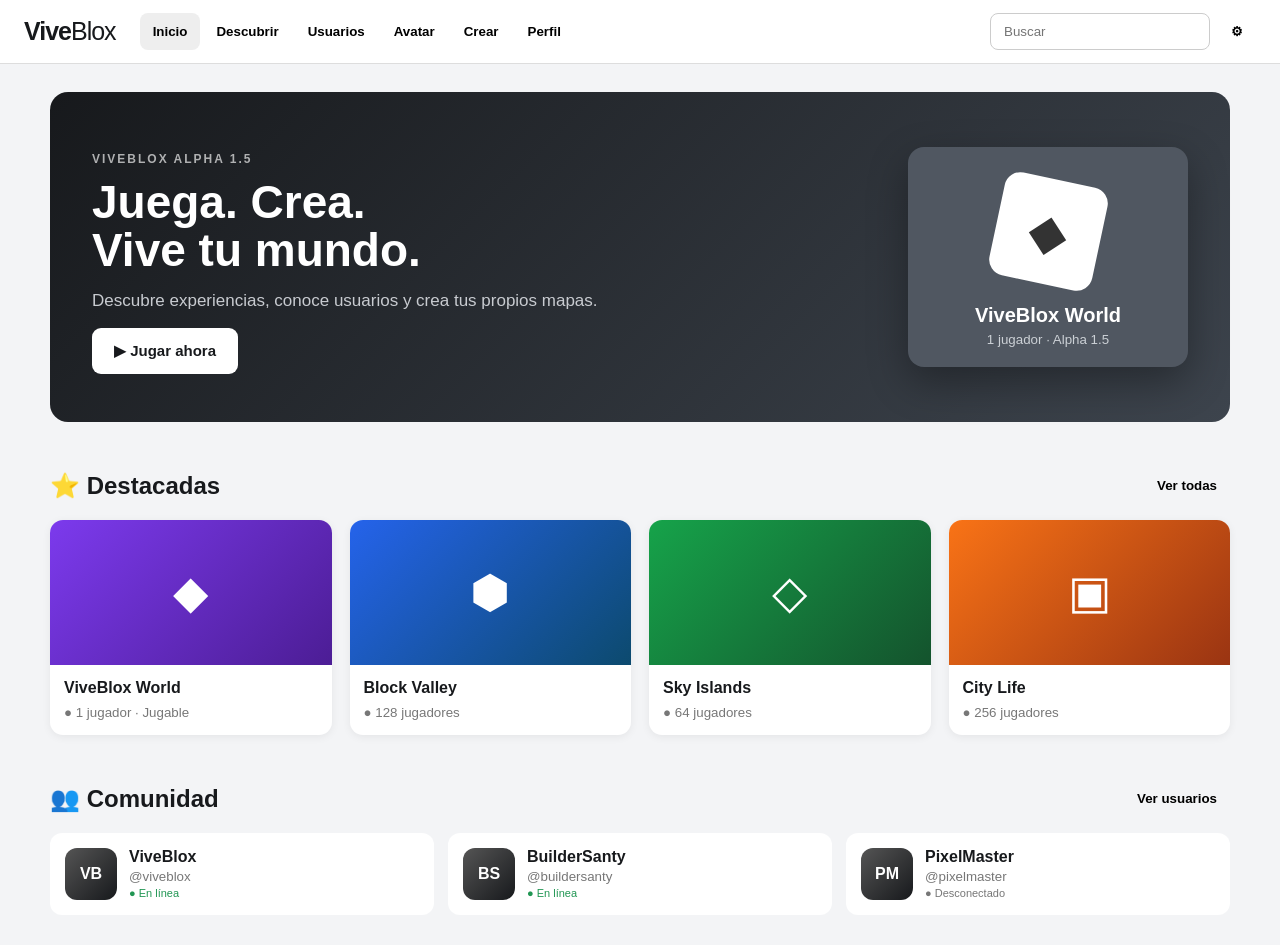
<file: index.html>
<!doctype html><html lang="es"><head><meta charset="UTF-8"><meta name="viewport" content="width=device-width,initial-scale=1"><title>ViveBlox — Alpha 1.5</title><link rel="stylesheet" href="src/style.css"></head><body><header class="topbar"><div class="brand">Vive<span>Blox</span></div><nav><button class="nav active" data-page="home">Inicio</button><button class="nav" data-page="discover">Descubrir</button><button class="nav" data-page="users">Usuarios</button><button class="nav" data-page="avatar">Avatar</button><button class="nav" data-page="editor">Crear</button><button class="nav" data-page="profile">Perfil</button></nav><div class="actions"><input id="search" placeholder="Buscar"><button class="icon">⚙</button></div></header><main id="app"></main><script src="src/app.js"></script></body></html>
</file>
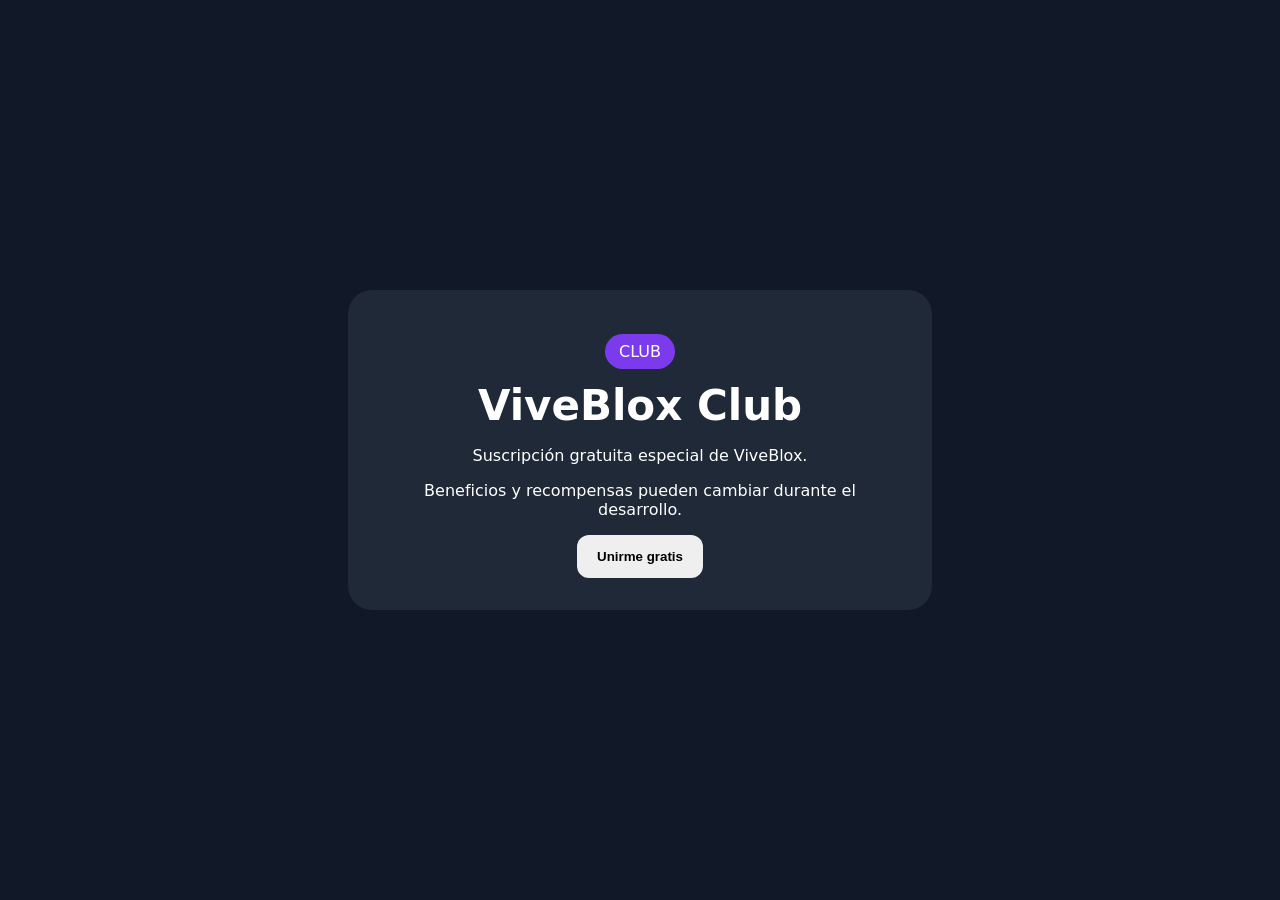
<file: vivebloxclub/index.html>
<!doctype html><html lang="es"><head><meta charset="UTF-8"><meta name="viewport" content="width=device-width,initial-scale=1"><title>ViveBlox Club</title><style>body{font-family:system-ui;margin:0;background:#111827;color:#fff;display:grid;place-items:center;min-height:100vh}.box{max-width:520px;padding:32px;text-align:center;background:#1f2937;border-radius:24px}h1{font-size:42px;margin:0 0 10px}.badge{display:inline-block;padding:8px 14px;border-radius:99px;background:#7c3aed;margin:12px}button{padding:14px 20px;border:0;border-radius:12px;font-weight:700;cursor:pointer}</style></head><body><main class="box"><div class="badge">CLUB</div><h1>ViveBlox Club</h1><p>Suscripción gratuita especial de ViveBlox.</p><p>Beneficios y recompensas pueden cambiar durante el desarrollo.</p><button onclick="alert('ViveBlox Club: suscripción gratuita activada en esta demo.')">Unirme gratis</button></main></body></html>
</file>
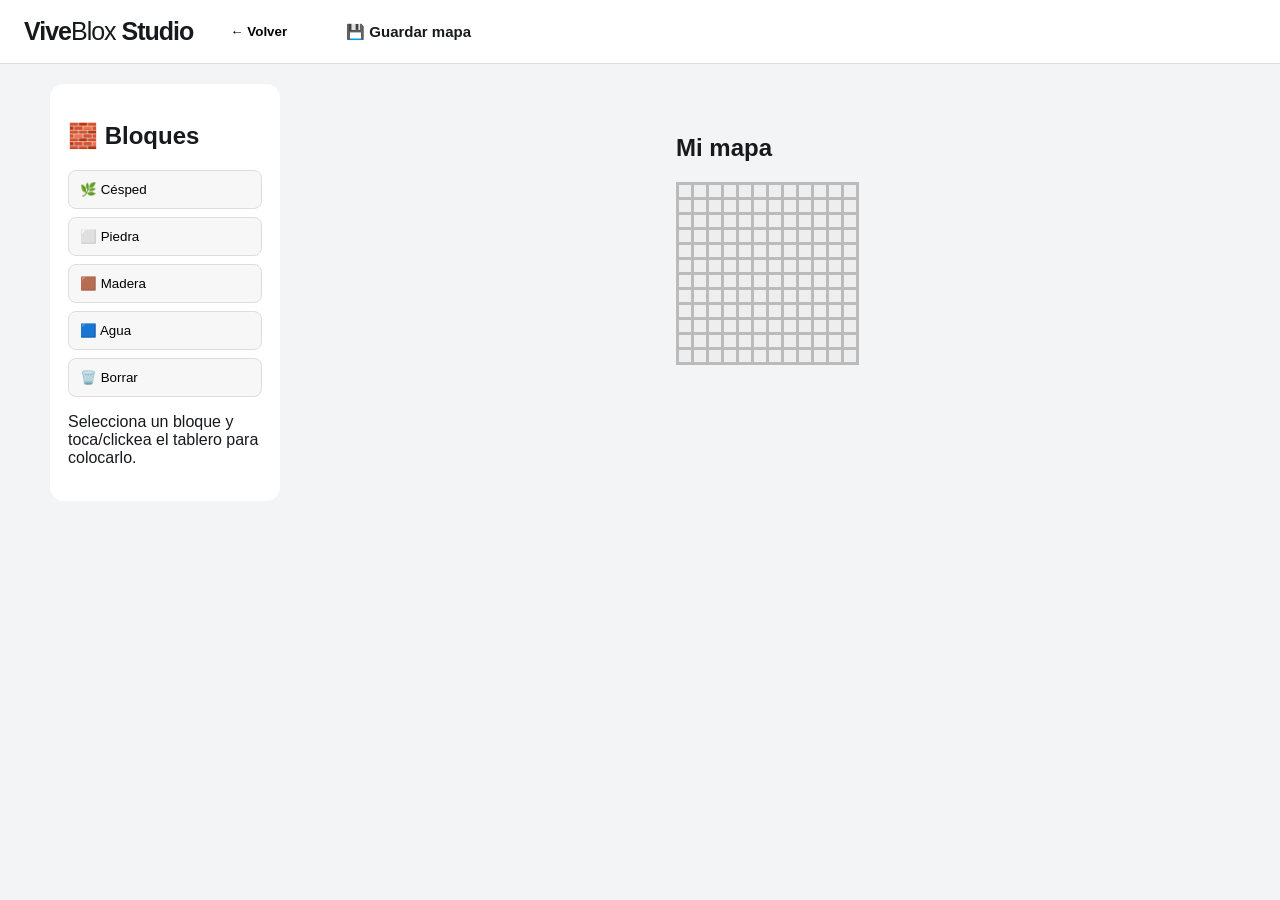
<file: editor.html>
<!doctype html><html lang="es"><head><meta charset="utf-8"><meta name="viewport" content="width=device-width,initial-scale=1"><title>ViveBlox Studio — Alpha 1.5</title><link rel="stylesheet" href="src/style.css"></head><body class="studio"><header class="topbar"><div class="brand">Vive<span>Blox</span> Studio</div><button class="see" onclick="location.href='index.html'">← Volver</button><button class="play" id="save">💾 Guardar mapa</button></header><main class="editor"><aside><h2>🧱 Bloques</h2><button class="tool" data-type="grass">🌿 Césped</button><button class="tool" data-type="stone">⬜ Piedra</button><button class="tool" data-type="wood">🟫 Madera</button><button class="tool" data-type="water">🟦 Agua</button><button class="tool" data-type="erase">🗑️ Borrar</button><p>Selecciona un bloque y toca/clickea el tablero para colocarlo.</p></aside><section><h1>Mi mapa</h1><div id="grid" class="grid"></div></section></main><script>const grid=document.querySelector('#grid');let selected='grass';const key='viveblox-map';let map=JSON.parse(localStorage.getItem(key)||'[]');for(let i=0;i<144;i++){const c=document.createElement('button');c.className='cell';c.onclick=()=>{map[i]=selected;c.className='cell '+selected};grid.appendChild(c)}map.forEach((v,i)=>{if(v){grid.children[i].className='cell '+v}});document.querySelectorAll('.tool').forEach(b=>b.onclick=()=>selected=b.dataset.type);document.querySelector('#save').onclick=()=>{localStorage.setItem(key,JSON.stringify(map));alert('Mapa guardado en este dispositivo.')}</script></body></html>
</file>
<file: src/style.css>
*{box-sizing:border-box}body{margin:0;font-family:Arial,Helvetica,sans-serif;background:#f3f4f6;color:#17191c}.topbar{height:64px;background:#fff;border-bottom:1px solid #ddd;display:flex;align-items:center;padding:0 24px;gap:24px;position:sticky;top:0;z-index:5}.brand{font-weight:900;font-size:25px;letter-spacing:-1px}.brand span{font-weight:500}.topbar nav{display:flex;gap:3px;flex:1}.nav,.icon,.see{border:0;background:transparent;padding:11px 13px;border-radius:8px;font-weight:700;cursor:pointer}.nav:hover,.nav.active{background:#eee}.actions{display:flex;gap:8px}.actions input{width:220px;padding:10px 13px;border:1px solid #ccc;border-radius:8px}.hero{max-width:1180px;margin:28px auto;padding:42px;border-radius:18px;background:linear-gradient(135deg,#17191c,#3d444d);color:#fff;display:flex;justify-content:space-between;align-items:center;min-height:330px}.eyebrow{font-size:12px;font-weight:900;letter-spacing:2px;opacity:.65}.hero h1,.page h1{font-size:46px;line-height:1.05;margin:10px 0}.sub{max-width:560px;color:#c8cbd0;font-size:17px}.sub.dark{color:#777}.play{border:0;background:#fff;color:#17191c;padding:14px 22px;border-radius:9px;font-weight:900;cursor:pointer;font-size:15px}.darkbtn{background:#17191c;color:#fff}.hero-card{width:280px;height:220px;background:#505761;border-radius:16px;display:flex;flex-direction:column;align-items:center;justify-content:end;padding:20px;gap:5px;box-shadow:0 15px 40px #0005}.hero-card small{color:#cbd0d5}.cube{width:105px;height:105px;background:#fff;color:#333;display:flex;align-items:center;justify-content:center;font-size:50px;transform:rotate(12deg);border-radius:16px;margin-bottom:15px}.hero-card b{font-size:20px}main section:not(.hero){max-width:1180px;margin:30px auto}.section-head{display:flex;justify-content:space-between;align-items:center}.games{display:grid;grid-template-columns:repeat(4,1fr);gap:18px}.game{background:#fff;border-radius:13px;overflow:hidden;cursor:pointer;box-shadow:0 2px 8px #00000010}.thumb{height:145px;display:flex;align-items:center;justify-content:center;font-size:46px;color:#fff}.thumb.violet{background:linear-gradient(135deg,#7c3aed,#4c1d95)}.thumb.blue{background:linear-gradient(135deg,#2563eb,#0c4a6e)}.thumb.green{background:linear-gradient(135deg,#16a34a,#14532d)}.thumb.orange{background:linear-gradient(135deg,#f97316,#9a3412)}.thumb.pink{background:linear-gradient(135deg,#ec4899,#831843)}.thumb.cyan{background:linear-gradient(135deg,#06b6d4,#155e75)}.game-info{padding:14px}.game-info b{display:block;margin-bottom:6px}.game-info small{color:#777}.users{display:grid;grid-template-columns:repeat(3,1fr);gap:14px}.user-card{background:#fff;padding:15px;border-radius:12px;display:flex;gap:12px;align-items:center}.avatar,.big-avatar{background:linear-gradient(135deg,#555,#17191c);color:#fff;border-radius:12px;width:52px;height:52px;display:flex;align-items:center;justify-content:center;font-weight:900}.user-card small,.online{display:block;color:#777;margin-top:3px}.online{font-size:11px}.online.on{color:#219653}.page{padding:20px 0}.tabs{display:flex;gap:24px;border-bottom:1px solid #ddd;padding:12px 0;margin-bottom:20px}.tabs span{color:#777}.center{text-align:center}.center .big-avatar{margin:auto;width:130px;height:130px;font-size:38px}.profile-head{background:#fff;border-radius:16px;padding:25px;display:flex;gap:20px;align-items:center;margin-bottom:25px}.profile-head h1{margin:0}.profile-head p{color:#777}.editor{max-width:1180px;margin:20px auto;display:grid;grid-template-columns:230px 1fr;gap:25px}.editor aside{background:#fff;padding:18px;border-radius:14px}.tool{display:block;width:100%;margin:8px 0;padding:11px;border:1px solid #ddd;border-radius:8px;background:#f7f7f7;cursor:pointer;text-align:left}.grid{display:grid;grid-template-columns:repeat(12,1fr);gap:3px;background:#bbb;padding:3px;max-width:700px}.cell{aspect-ratio:1;border:0;background:#eee;cursor:pointer}.cell.grass{background:#5dbb63}.cell.stone{background:#858b92}.cell.wood{background:#9b6a43}.cell.water{background:#4aa3df}.cell.erase{background:#eee}@media(max-width:800px){.topbar{padding:0 12px;gap:8px}.topbar nav{display:none}.actions{margin-left:auto}.actions input{width:145px}.hero{margin:12px;padding:28px;min-height:420px}.hero h1,.page h1{font-size:38px}.hero-card{display:none}main section:not(.hero){margin:22px 12px}.games{grid-template-columns:repeat(2,1fr);gap:12px}.users{grid-template-columns:1fr}.thumb{height:120px}.page{padding:10px 0}.editor{grid-template-columns:1fr;margin:12px}.grid{max-width:none}}
</file>
